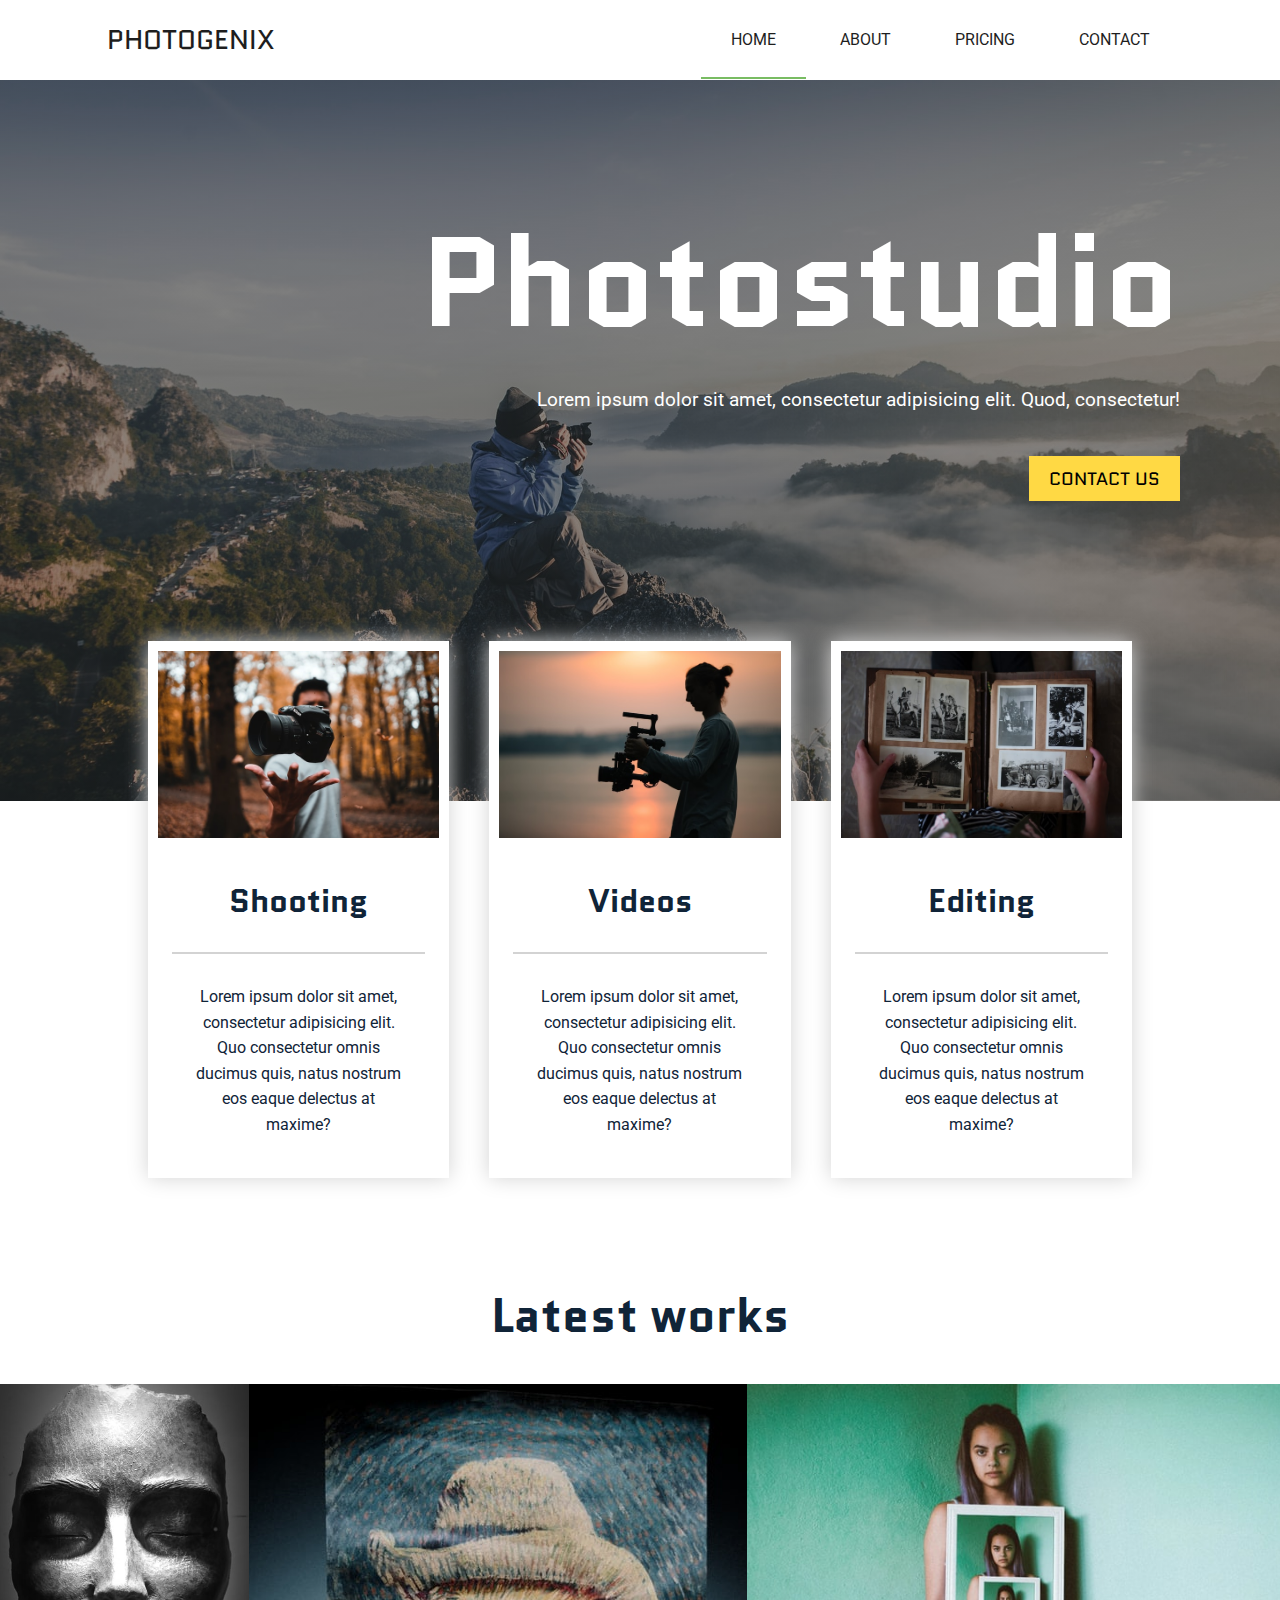
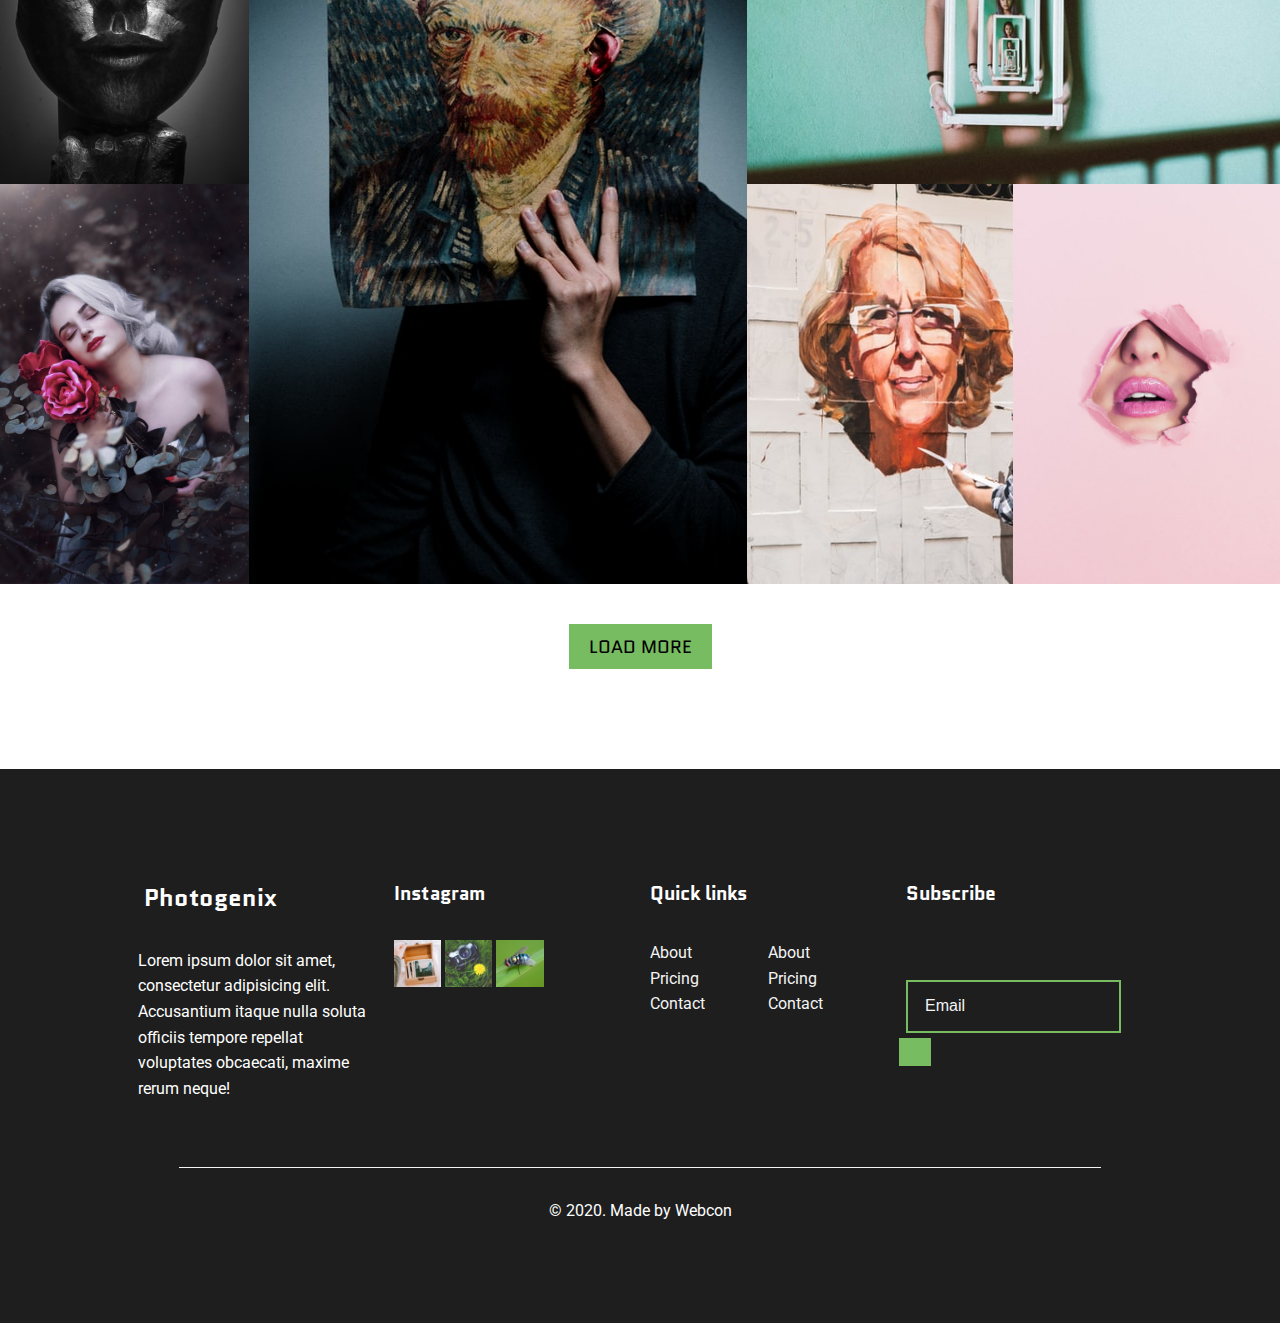
<file: index.html>
<!DOCTYPE html>
<html lang="en">
<head>
    <meta charset="UTF-8">
    <meta name="viewport" content="width=device-width, initial-scale=1.0">
    <title>Photo studio practice</title>
    <link rel="stylesheet" href="css/style.css" type="text/css">
    <link rel="stylesheet" href="https://use.fontawesome.com/releases/v5.8.1/css/all.css" integrity="sha384-50oBUHEmvpQ+1lW4y57PTFmhCaXp0ML5d60M1M7uH2+nqUivzIebhndOJK28anvf" crossorigin="anonymous">
</head>
<body>
    
<!--  Navigation  -->
    <nav>
        <a href="" class="logo"><i class="fas fa-camera"></i>&nbsp;Photogenix</a>
        <ul>
            <li><a href="index.html" class="active">Home</a></li>
            <li><a href="about.html">About</a></li>
            <li><a href="pricing.html">Pricing</a></li>
            <li><a href="contact.html">Contact</a></li>
        </ul>
    </nav>
    
<!--  Header  -->
    <header>
        <h1>Photostudio</h1>
        <p>Lorem ipsum dolor sit amet, consectetur adipisicing elit. Quod, consectetur!</p>
        <button type="button">Contact us</button>
    </header>
    
<!--  Services  -->
    <section class="services container">
        <div class="row">
            <div class="col-4">
                <article>
                    <img src="img/services1.jpg" alt="">
                    <h3>Shooting</h3>
                    <p>Lorem ipsum dolor sit amet, consectetur adipisicing elit. Quo consectetur omnis ducimus quis, natus nostrum eos eaque delectus at maxime?</p>
                </article>
            </div>
            <div class="col-4">
                <article>
                    <img src="img/services2.jpg" alt="">
                    <h3>Videos</h3>
                    <p>Lorem ipsum dolor sit amet, consectetur adipisicing elit. Quo consectetur omnis ducimus quis, natus nostrum eos eaque delectus at maxime?</p>
                </article>
            </div>
            <div class="col-4">
                <article>
                    <img src="img/services3.jpg" alt="">
                    <h3>Editing</h3>
                    <p>Lorem ipsum dolor sit amet, consectetur adipisicing elit. Quo consectetur omnis ducimus quis, natus nostrum eos eaque delectus at maxime?</p>
                </article>
            </div>
        </div>
    </section>
    
<!--  Works  -->
    <section class="works">
        <h2>Latest works</h2>
        <div class="row">
            <div class="col-7">
                <div class="row">
                    <div class="col-4">
                        <div class="row">
                            <div class="col-12 works1"></div>
                        </div>
                        <div class="row">
                            <div class="col-12 works2"></div>
                        </div>
                    </div>
                    <div class="col-8 works3"></div>
                </div>
            </div>
            <div class="col-5">
                <div class="row">
                    <div class="col-12 works4"></div>
                </div>
                <div class="row">
                    <div class="col-6 works5"></div>
                    <div class="col-6 works6"></div>
                </div>
            </div>
        </div>
        <button type="button">Load more</button>
    </section>
    
<!--  Footer  -->
    <footer>
        <div class="container">
            <div class="row">
                <div class="col-3">
                    <h3><i class="fas fa-camera"></i>&nbsp;Photogenix</h3>
                    <p>Lorem ipsum dolor sit amet, consectetur adipisicing elit. Accusantium itaque nulla soluta officiis tempore repellat voluptates obcaecati, maxime rerum neque!</p>
                    <a href=""><i class="fab fa-facebook-square"></i></a>
                    <a href=""><i class="fab fa-instagram"></i></a>
                    <a href=""><i class="fab fa-twitter"></i></a>
                    <a href=""><i class="fab fa-youtube"></i></a>
                </div>
                <div class="col-3">
                    <h4>Instagram</h4>
                    <img src="img/footer1.jpg" alt="">
                    <img src="img/footer2.jpg" alt="">
                    <img src="img/footer3.jpg" alt="">
                </div>
                <div class="col-3">
                    <h4>Quick links</h4>
                    <div class="row">
                        <div class="col-6">
                            <ul>
                                <li><a href="">About</a></li>
                                <li><a href="">Pricing</a></li>
                                <li><a href="">Contact</a></li>
                            </ul>
                        </div>
                        <div class="col-6">
                            <ul>
                                <li><a href="">About</a></li>
                                <li><a href="">Pricing</a></li>
                                <li><a href="">Contact</a></li>
                            </ul>
                        </div>
                    </div>
                </div>
                <div class="col-3">
                    <h4>Subscribe</h4>
                    <form action="">
                        <input type="text" placeholder="Email">
                        <button type="button"><i class="fas fa-paper-plane"></i></button>
                    </form>
                </div>
            </div>
             <div class="row">
                <div class="col-12">
                    <p class="copy">&copy; 2020. Made by Webcon</p>
                </div>
            </div>
        </div>
    </footer>
    
</body>
</html>
</file>
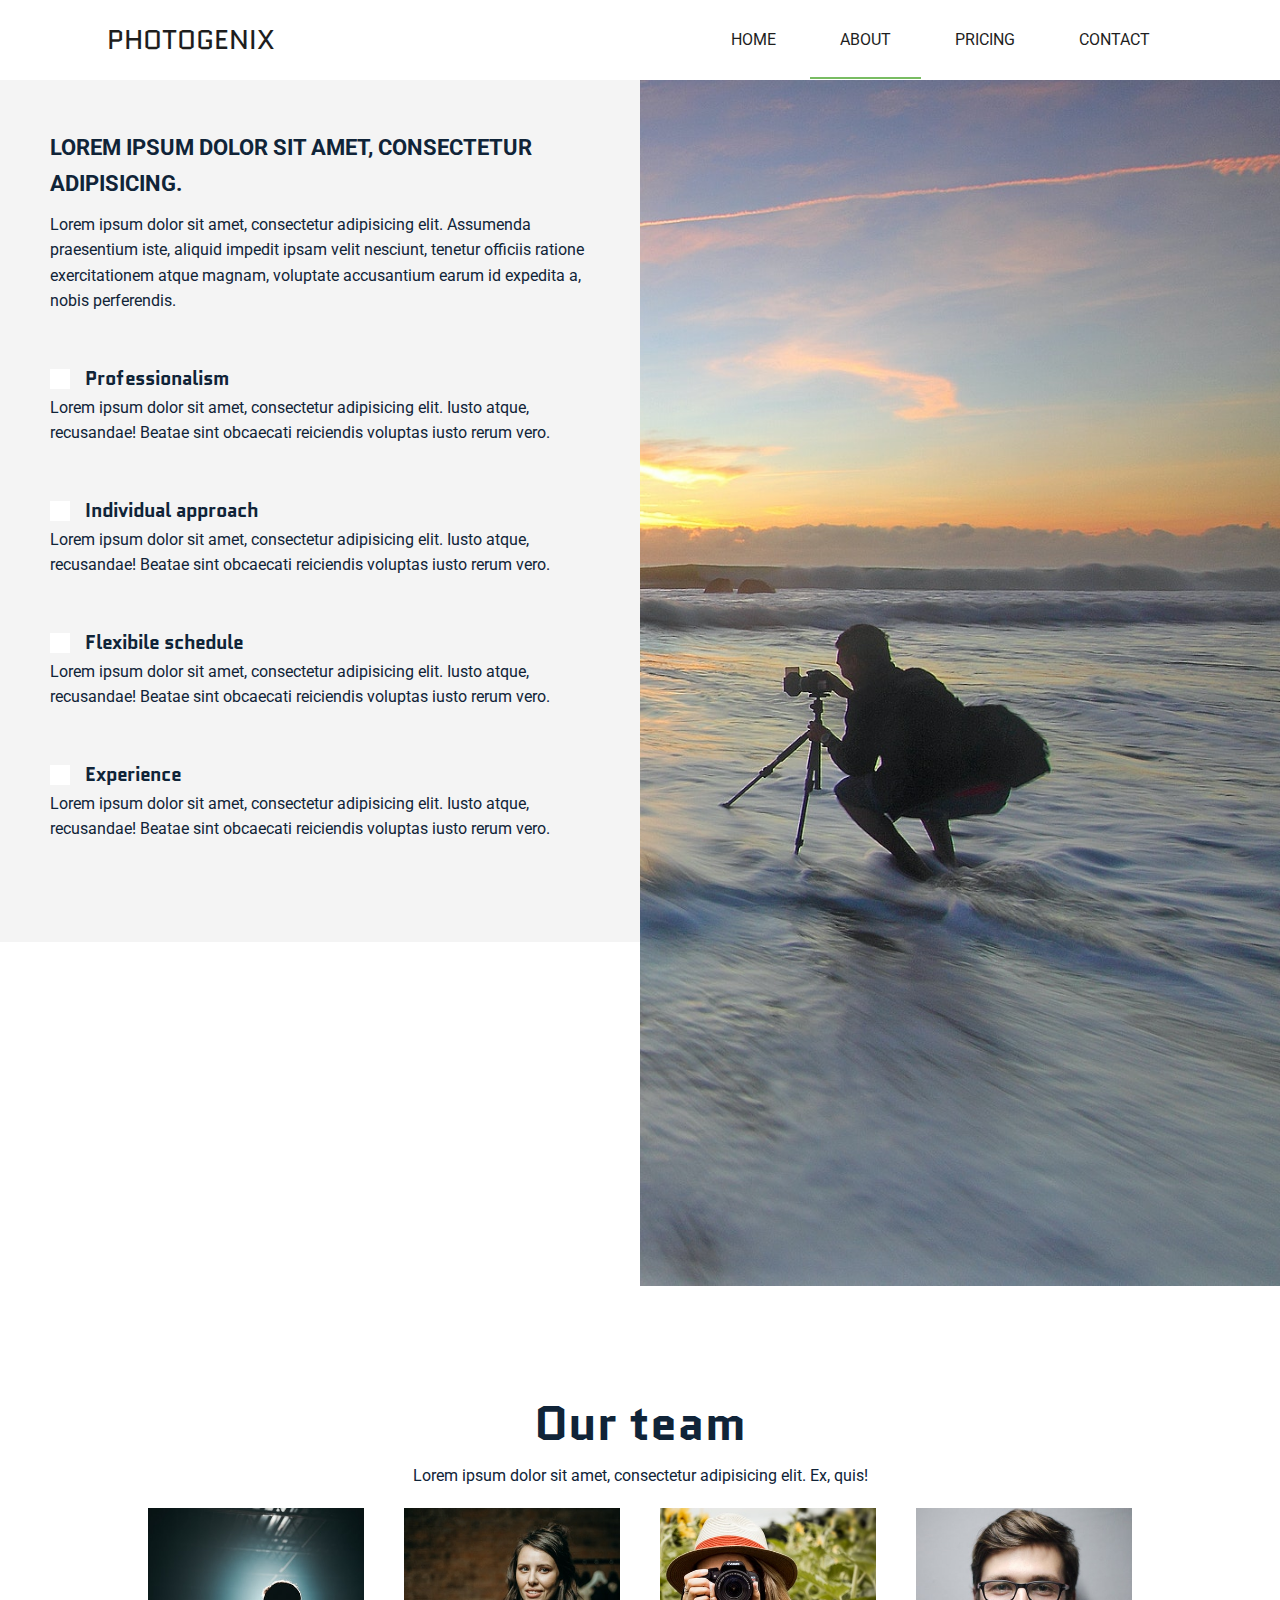
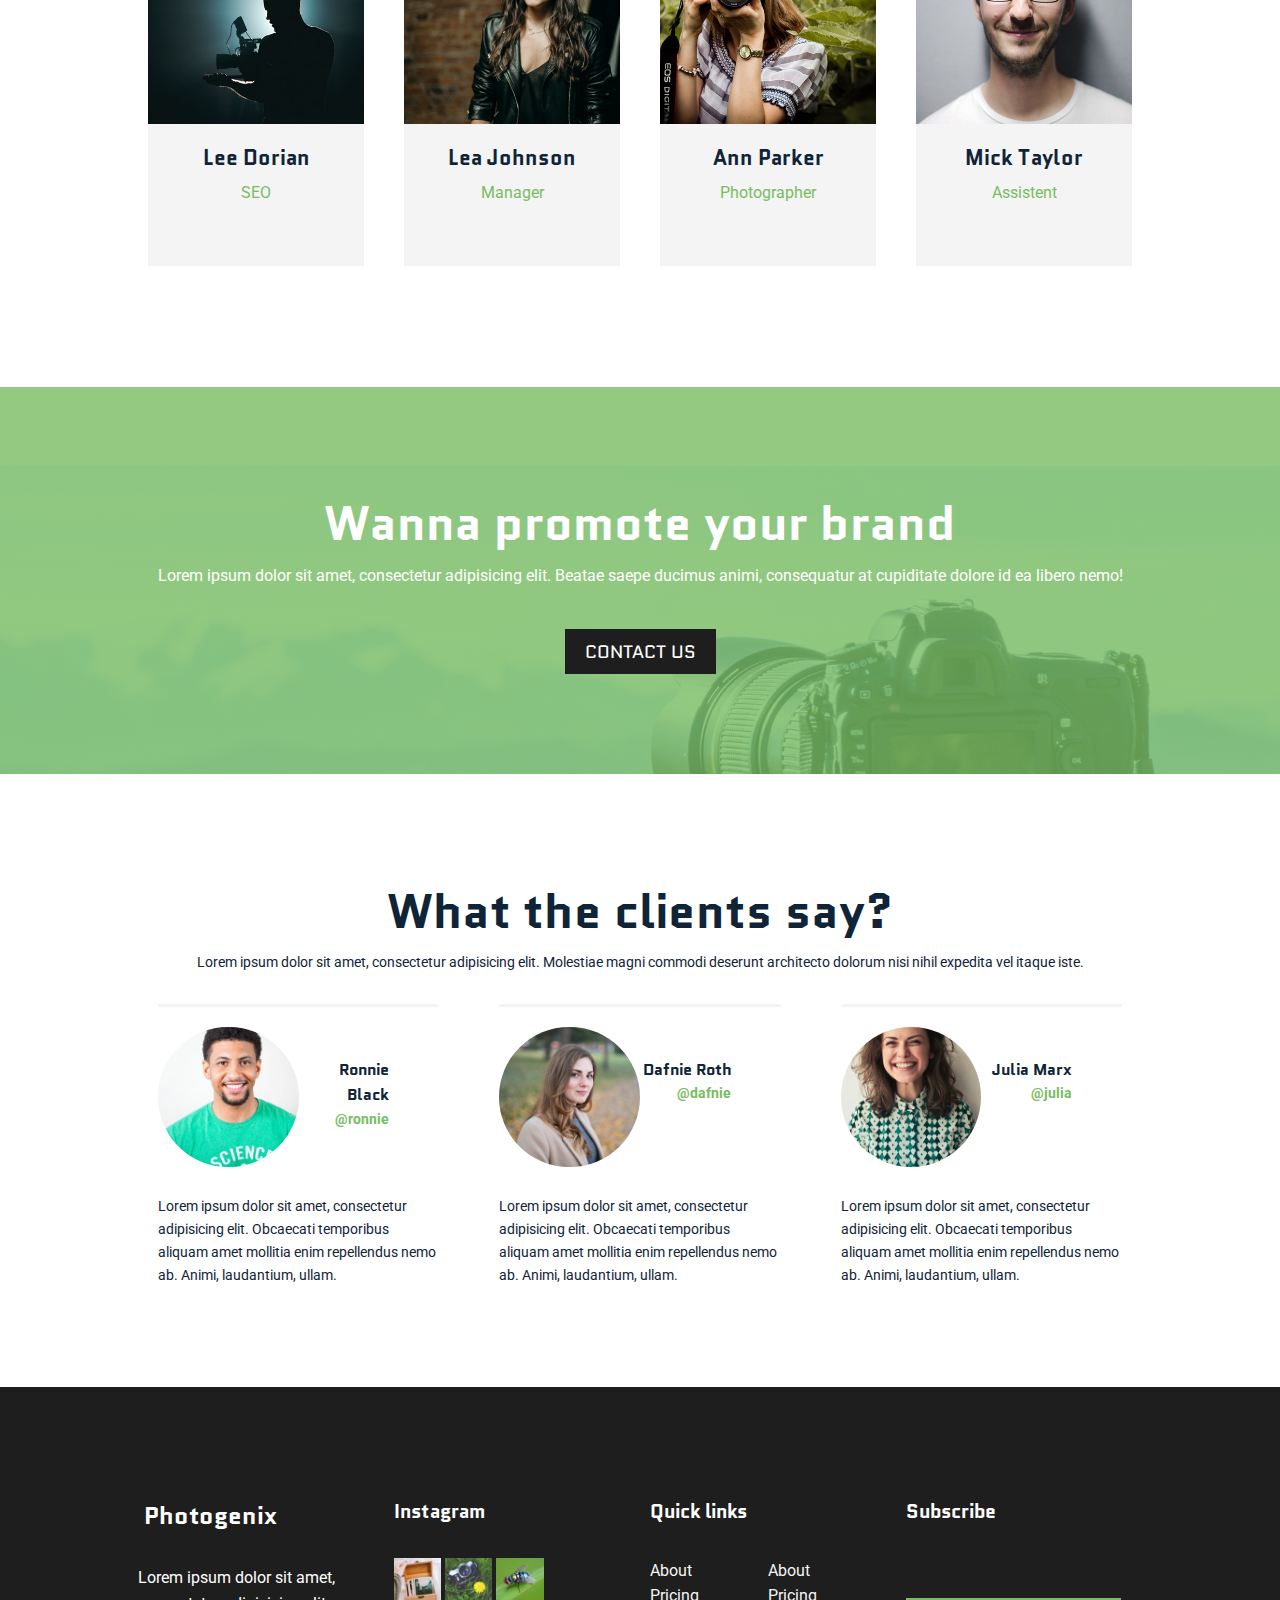
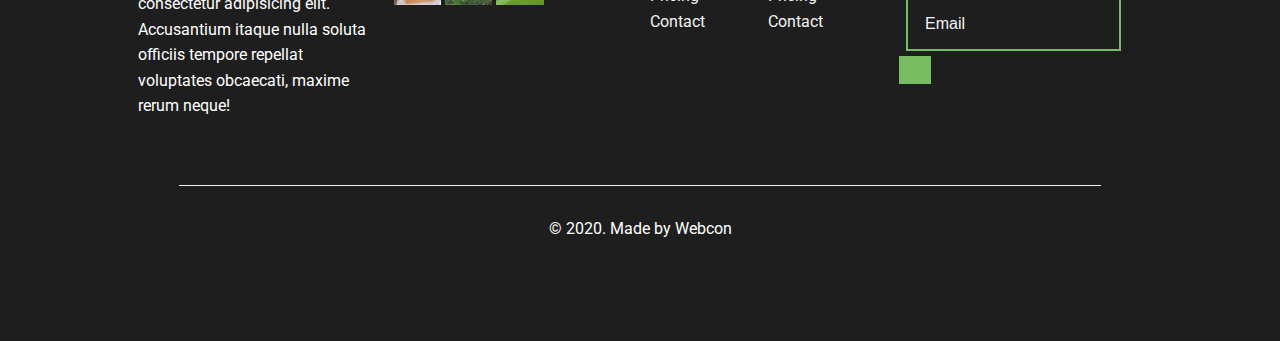
<file: about.html>
<!DOCTYPE html>
<html lang="en">
<head>
    <meta charset="UTF-8">
    <meta name="viewport" content="width=device-width, initial-scale=1.0">
    <title>Photo studio practice</title>
    <link rel="stylesheet" href="css/style.css" type="text/css">
    <link rel="stylesheet" href="https://use.fontawesome.com/releases/v5.8.1/css/all.css" integrity="sha384-50oBUHEmvpQ+1lW4y57PTFmhCaXp0ML5d60M1M7uH2+nqUivzIebhndOJK28anvf" crossorigin="anonymous">
</head>
<body>
    
<!--  Navigation  -->
    <nav>
        <a href="" class="logo"><i class="fas fa-camera"></i>&nbsp;Photogenix</a>
        <ul>
            <li><a href="index.html">Home</a></li>
            <li><a href="about.html" class="active">About</a></li>
            <li><a href="pricing.html">Pricing</a></li>
            <li><a href="contact.html">Contact</a></li>
        </ul>
    </nav>
    
<!-- About  -->
   <section class="about">
       <div class="row">
           <div class="col-6">
               <h3>Lorem ipsum dolor sit amet, consectetur adipisicing.</h3>
               <p>Lorem ipsum dolor sit amet, consectetur adipisicing elit. Assumenda praesentium iste, aliquid impedit ipsam velit nesciunt, tenetur officiis ratione exercitationem atque magnam, voluptate accusantium earum id expedita a, nobis perferendis.</p>
               <div class="row">
                   <div class="col-12">
                       <i class="far fa-user"></i>
                       <h5>Professionalism</h5>
                       <p>Lorem ipsum dolor sit amet, consectetur adipisicing elit. Iusto atque, recusandae! Beatae sint obcaecati reiciendis voluptas iusto rerum vero.</p>
                   </div>
               </div>
               <div class="row">
                   <div class="col-12">
                       <i class="far fa-user"></i>
                       <h5>Individual approach</h5>
                       <p>Lorem ipsum dolor sit amet, consectetur adipisicing elit. Iusto atque, recusandae! Beatae sint obcaecati reiciendis voluptas iusto rerum vero.</p>
                   </div>
               </div>
               <div class="row">
                   <div class="col-12">
                       <i class="far fa-user"></i>
                       <h5>Flexibile schedule</h5>
                       <p>Lorem ipsum dolor sit amet, consectetur adipisicing elit. Iusto atque, recusandae! Beatae sint obcaecati reiciendis voluptas iusto rerum vero.</p>
                   </div>
               </div>
               <div class="row">
                   <div class="col-12">
                       <i class="far fa-user"></i>
                       <h5>Experience</h5>
                       <p>Lorem ipsum dolor sit amet, consectetur adipisicing elit. Iusto atque, recusandae! Beatae sint obcaecati reiciendis voluptas iusto rerum vero.</p>
                   </div>
               </div>
           </div>
           <div class="col-6"></div>
       </div>
   </section>
  
<!-- Team -->
    <section class="team container">
        <h2>Our team</h2>
        <p>Lorem ipsum dolor sit amet, consectetur adipisicing elit. Ex, quis!</p>
        <div class="row">
            <div class="col-3">
                <article>
                    <img src="img/team1.jpg" alt="">
                    <h6>Lee Dorian</h6>
                    <p>SEO</p>
                    <a href=""><i class="fab fa-facebook-square"></i></a>
                    <a href=""><i class="fab fa-instagram"></i></a>
                    <a href=""><i class="fab fa-twitter"></i></a>
                    <a href=""><i class="fab fa-youtube"></i></a>
                </article>
            </div>
            <div class="col-3">
                <article>
                    <img src="img/team2.jpg" alt="">
                    <h6>Lea Johnson</h6>
                    <p>Manager</p>
                    <a href=""><i class="fab fa-facebook-square"></i></a>
                    <a href=""><i class="fab fa-instagram"></i></a>
                    <a href=""><i class="fab fa-twitter"></i></a>
                    <a href=""><i class="fab fa-youtube"></i></a>
                </article>
            </div>
            <div class="col-3">
                <article>
                    <img src="img/team3.jpg" alt="">
                    <h6>Ann Parker</h6>
                    <p>Photographer</p>
                    <a href=""><i class="fab fa-facebook-square"></i></a>
                    <a href=""><i class="fab fa-instagram"></i></a>
                    <a href=""><i class="fab fa-twitter"></i></a>
                    <a href=""><i class="fab fa-youtube"></i></a>
                </article>
            </div>
            <div class="col-3">
                <article>
                    <img src="img/team4.jpg" alt="">
                    <h6>Mick Taylor</h6>
                    <p>Assistent</p>
                    <a href=""><i class="fab fa-facebook-square"></i></a>
                    <a href=""><i class="fab fa-instagram"></i></a>
                    <a href=""><i class="fab fa-twitter"></i></a>
                    <a href=""><i class="fab fa-youtube"></i></a>
                </article>
            </div>
        </div>
        
    </section>

<!-- Promote -->
    <section class="promote">
        <h2>Wanna promote your brand</h2>
        <p>Lorem ipsum dolor sit amet, consectetur adipisicing elit. Beatae saepe ducimus animi, consequatur at cupiditate dolore id ea libero nemo!</p>
        <button type="button">Contact us</button>
    </section>

<!-- Testimonials -->
    <section class="testimonials container">
        <h2>What the clients say?</h2>
        <p>Lorem ipsum dolor sit amet, consectetur adipisicing elit. Molestiae magni commodi deserunt architecto dolorum nisi nihil expedita vel itaque iste.</p>
        <div class="row">
            <div class="col-4">
                <article>
                    <div class="row">
                        <div class="col-6">
                            <img src="img/client1.jpg" alt="">
                        </div>
                        <div class="col-6">
                            <h5>Ronnie Black</h5>
                            <h6>@ronnie</h6>
                        </div>
                    </div>
                    <p>Lorem ipsum dolor sit amet, consectetur adipisicing elit. Obcaecati temporibus aliquam amet mollitia enim repellendus nemo ab. Animi, laudantium, ullam.</p>
                </article>
            </div>
            <div class="col-4">
                <article>
                    <div class="row">
                        <div class="col-6">
                            <img src="img/client2.jpg" alt="">
                        </div>
                        <div class="col-6">
                            <h5>Dafnie Roth</h5>
                            <h6>@dafnie</h6>
                        </div>
                    </div>
                    <p>Lorem ipsum dolor sit amet, consectetur adipisicing elit. Obcaecati temporibus aliquam amet mollitia enim repellendus nemo ab. Animi, laudantium, ullam.</p>
                </article>
            </div>
            <div class="col-4">
                <article>
                    <div class="row">
                        <div class="col-6">
                            <img src="img/client3.jpg" alt="">
                        </div>
                        <div class="col-6">
                            <h5>Julia Marx</h5>
                            <h6>@julia</h6>
                        </div>
                    </div>
                    <p>Lorem ipsum dolor sit amet, consectetur adipisicing elit. Obcaecati temporibus aliquam amet mollitia enim repellendus nemo ab. Animi, laudantium, ullam.</p>
                </article>
            </div>
        </div>
    </section>


<!--  Footer  -->
    <footer>
        <div class="container">
            <div class="row">
                <div class="col-3">
                    <h3><i class="fas fa-camera"></i>&nbsp;Photogenix</h3>
                    <p>Lorem ipsum dolor sit amet, consectetur adipisicing elit. Accusantium itaque nulla soluta officiis tempore repellat voluptates obcaecati, maxime rerum neque!</p>
                    <a href=""><i class="fab fa-facebook-square"></i></a>
                    <a href=""><i class="fab fa-instagram"></i></a>
                    <a href=""><i class="fab fa-twitter"></i></a>
                    <a href=""><i class="fab fa-youtube"></i></a>
                </div>
                <div class="col-3">
                    <h4>Instagram</h4>
                    <img src="img/footer1.jpg" alt="">
                    <img src="img/footer2.jpg" alt="">
                    <img src="img/footer3.jpg" alt="">
                </div>
                <div class="col-3">
                    <h4>Quick links</h4>
                    <div class="row">
                        <div class="col-6">
                            <ul>
                                <li><a href="">About</a></li>
                                <li><a href="">Pricing</a></li>
                                <li><a href="">Contact</a></li>
                            </ul>
                        </div>
                        <div class="col-6">
                            <ul>
                                <li><a href="">About</a></li>
                                <li><a href="">Pricing</a></li>
                                <li><a href="">Contact</a></li>
                            </ul>
                        </div>
                    </div>
                </div>
                <div class="col-3">
                    <h4>Subscribe</h4>
                    <form action="">
                        <input type="text" placeholder="Email">
                        <button type="button"><i class="fas fa-paper-plane"></i></button>
                    </form>
                </div>
            </div>
             <div class="row">
                <div class="col-12">
                    <p class="copy">&copy; 2020. Made by Webcon</p>
                </div>
            </div>
        </div>
    </footer>
    
</body>
</html>
</file>
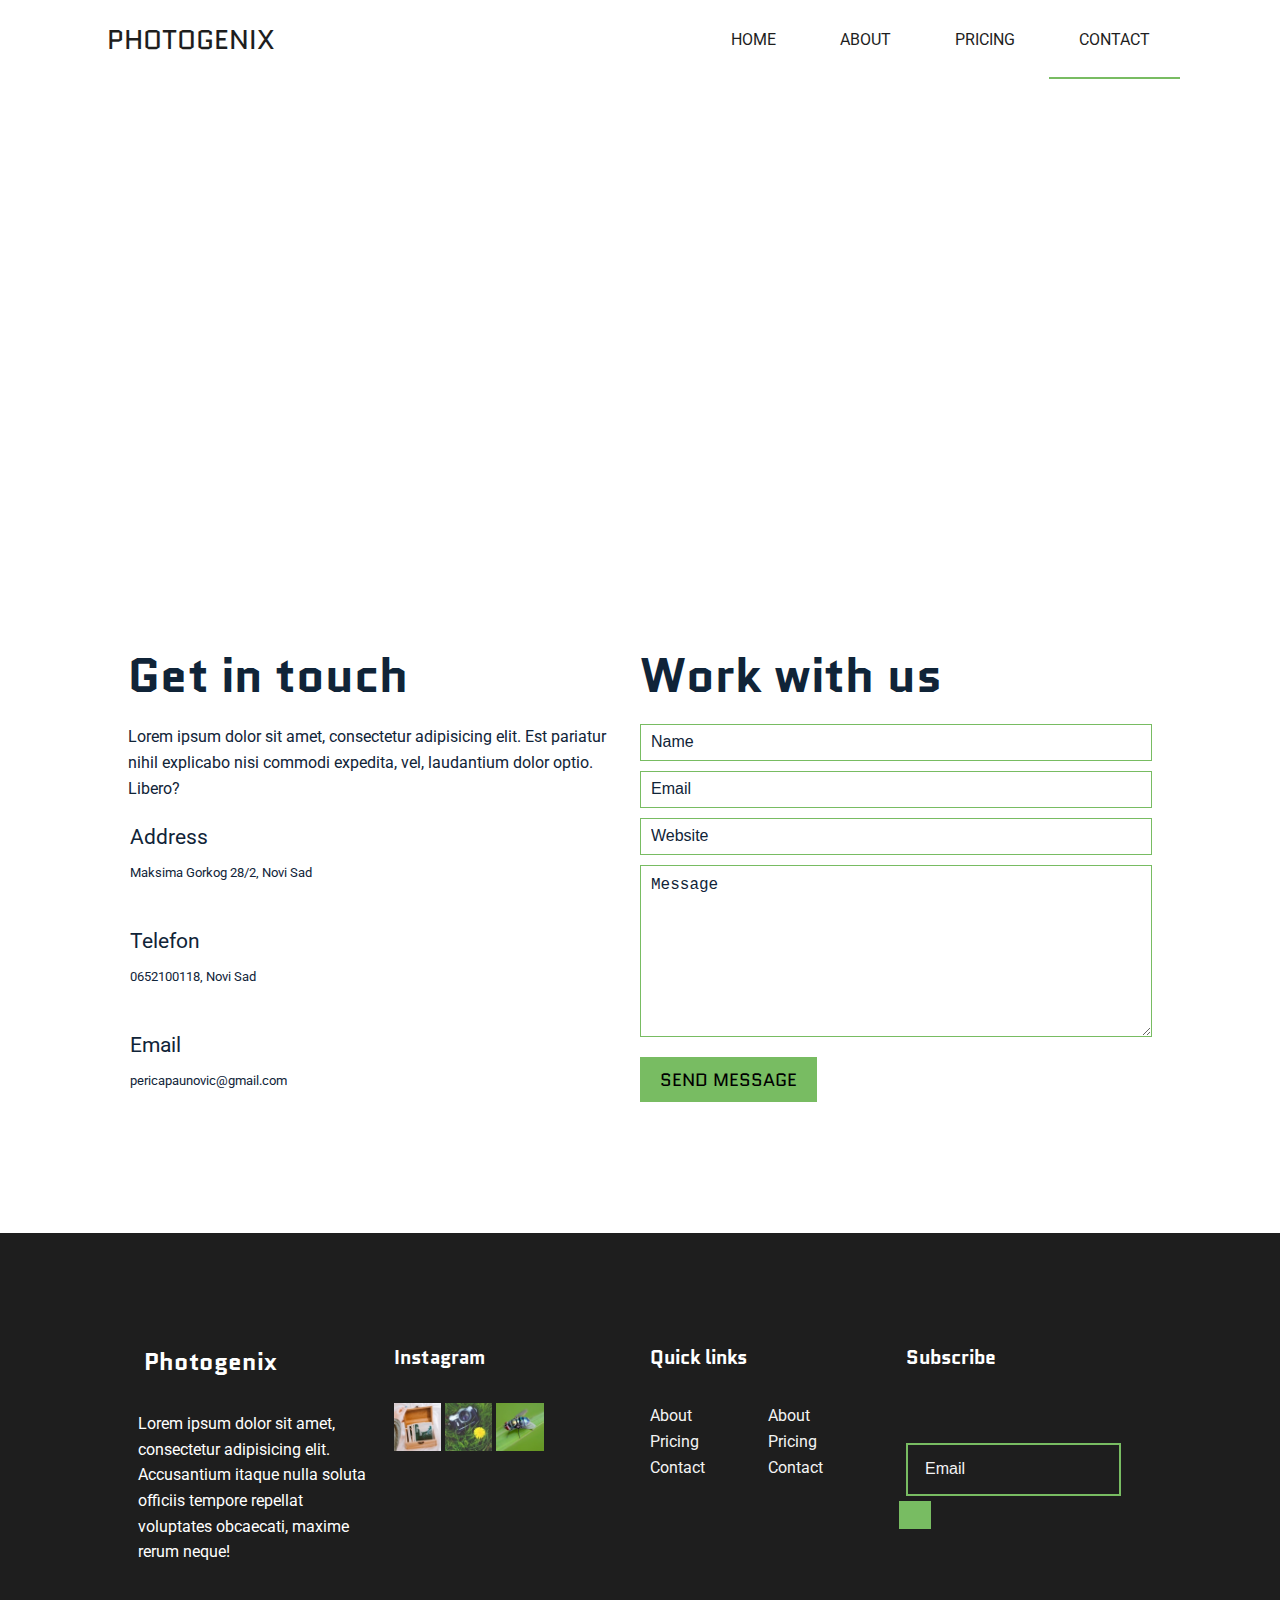
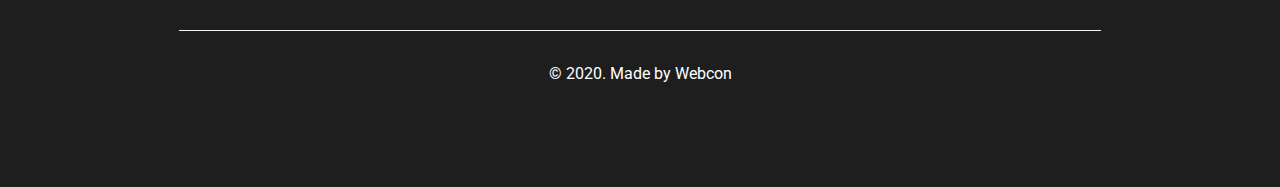
<file: contact.html>
<!DOCTYPE html>
<html lang="en">
<head>
    <meta charset="UTF-8">
    <meta name="viewport" content="width=device-width, initial-scale=1.0">
    <title>Photo studio practice</title>
    <link rel="stylesheet" href="css/style.css" type="text/css">
    <link rel="stylesheet" href="https://use.fontawesome.com/releases/v5.8.1/css/all.css" integrity="sha384-50oBUHEmvpQ+1lW4y57PTFmhCaXp0ML5d60M1M7uH2+nqUivzIebhndOJK28anvf" crossorigin="anonymous">
</head>
<body>
    
<!--  Navigation  -->
    <nav>
        <a href="" class="logo"><i class="fas fa-camera"></i>&nbsp;Photogenix</a>
        <ul>
            <li><a href="index.html">Home</a></li>
            <li><a href="about.html">About</a></li>
            <li><a href="pricing.html">Pricing</a></li>
            <li><a href="contact.html" class="active">Contact</a></li>
        </ul>
    </nav>
   
<!-- Map -->
   <section class="map">
       <iframe src="https://www.google.com/maps/embed?pb=!1m18!1m12!1m3!1d2808.8558042345767!2d19.84744681577851!3d45.25070855568406!2m3!1f0!2f0!3f0!3m2!1i1024!2i768!4f13.1!3m3!1m2!1s0x475b106ad9569589%3A0x7e3867260594123c!2sIT%20Fusion%20-%20Edukativni%20centar!5e0!3m2!1ssr!2srs!4v1615488888964!5m2!1ssr!2srs" width="100%" height="450" style="border:0;" allowfullscreen="" loading="lazy"></iframe>
   </section>
   
<!-- Contact  -->
   <section class="contact container">
       <div class="row">
           <div class="col-6">
               <h2>Get in touch</h2>
               <p>Lorem ipsum dolor sit amet, consectetur adipisicing elit. Est pariatur nihil explicabo nisi commodi expedita, vel, laudantium dolor optio. Libero?</p>
               <div class="row">
                    <div class="col-1">
                       <i class="fas fa-map-marker-alt"></i>
                    </div>
                    <div class="col-11">
                        <h6>Address</h6>
                        <p><small>Maksima Gorkog 28/2, Novi Sad</small></p>
                    </div>
               </div>
               <div class="row">
                    <div class="col-1">
                       <i class="fas fa-phone"></i>
                    </div>
                    <div class="col-11">
                        <h6>Telefon</h6>
                        <p><small>0652100118, Novi Sad</small></p>
                    </div>
               </div>
               <div class="row">
                    <div class="col-1">
                       <i class="fas fa-envelope"></i>
                    </div>
                    <div class="col-11">
                        <h6>Email</h6>
                        <p><small>pericapaunovic@gmail.com</small></p>
                    </div>
               </div>
           </div>
           <div class="col-6">
               <h2>Work with us</h2>
               <form action="">
                   <input type="text" placeholder="Name">
                   <input type="text" placeholder="Email">
                   <input type="text" placeholder="Website">
                   <textarea name="" placeholder="Message" id="" cols="30" rows="10"></textarea>
                   <button type="button">Send message</button>
               </form>
           </div>
       </div>
   </section>
   
   <!--  Footer  -->
    <footer>
        <div class="container">
            <div class="row">
                <div class="col-3">
                    <h3><i class="fas fa-camera"></i>&nbsp;Photogenix</h3>
                    <p>Lorem ipsum dolor sit amet, consectetur adipisicing elit. Accusantium itaque nulla soluta officiis tempore repellat voluptates obcaecati, maxime rerum neque!</p>
                    <a href=""><i class="fab fa-facebook-square"></i></a>
                    <a href=""><i class="fab fa-instagram"></i></a>
                    <a href=""><i class="fab fa-twitter"></i></a>
                    <a href=""><i class="fab fa-youtube"></i></a>
                </div>
                <div class="col-3">
                    <h4>Instagram</h4>
                    <img src="img/footer1.jpg" alt="">
                    <img src="img/footer2.jpg" alt="">
                    <img src="img/footer3.jpg" alt="">
                </div>
                <div class="col-3">
                    <h4>Quick links</h4>
                    <div class="row">
                        <div class="col-6">
                            <ul>
                                <li><a href="">About</a></li>
                                <li><a href="">Pricing</a></li>
                                <li><a href="">Contact</a></li>
                            </ul>
                        </div>
                        <div class="col-6">
                            <ul>
                                <li><a href="">About</a></li>
                                <li><a href="">Pricing</a></li>
                                <li><a href="">Contact</a></li>
                            </ul>
                        </div>
                    </div>
                </div>
                <div class="col-3">
                    <h4>Subscribe</h4>
                    <form action="">
                        <input type="text" placeholder="Email">
                        <button type="button"><i class="fas fa-paper-plane"></i></button>
                    </form>
                </div>
            </div>
             <div class="row">
                <div class="col-12">
                    <p class="copy">&copy; 2020. Made by Webcon</p>
                </div>
            </div>
        </div>
    </footer>
    
</body>
</html>
</file>
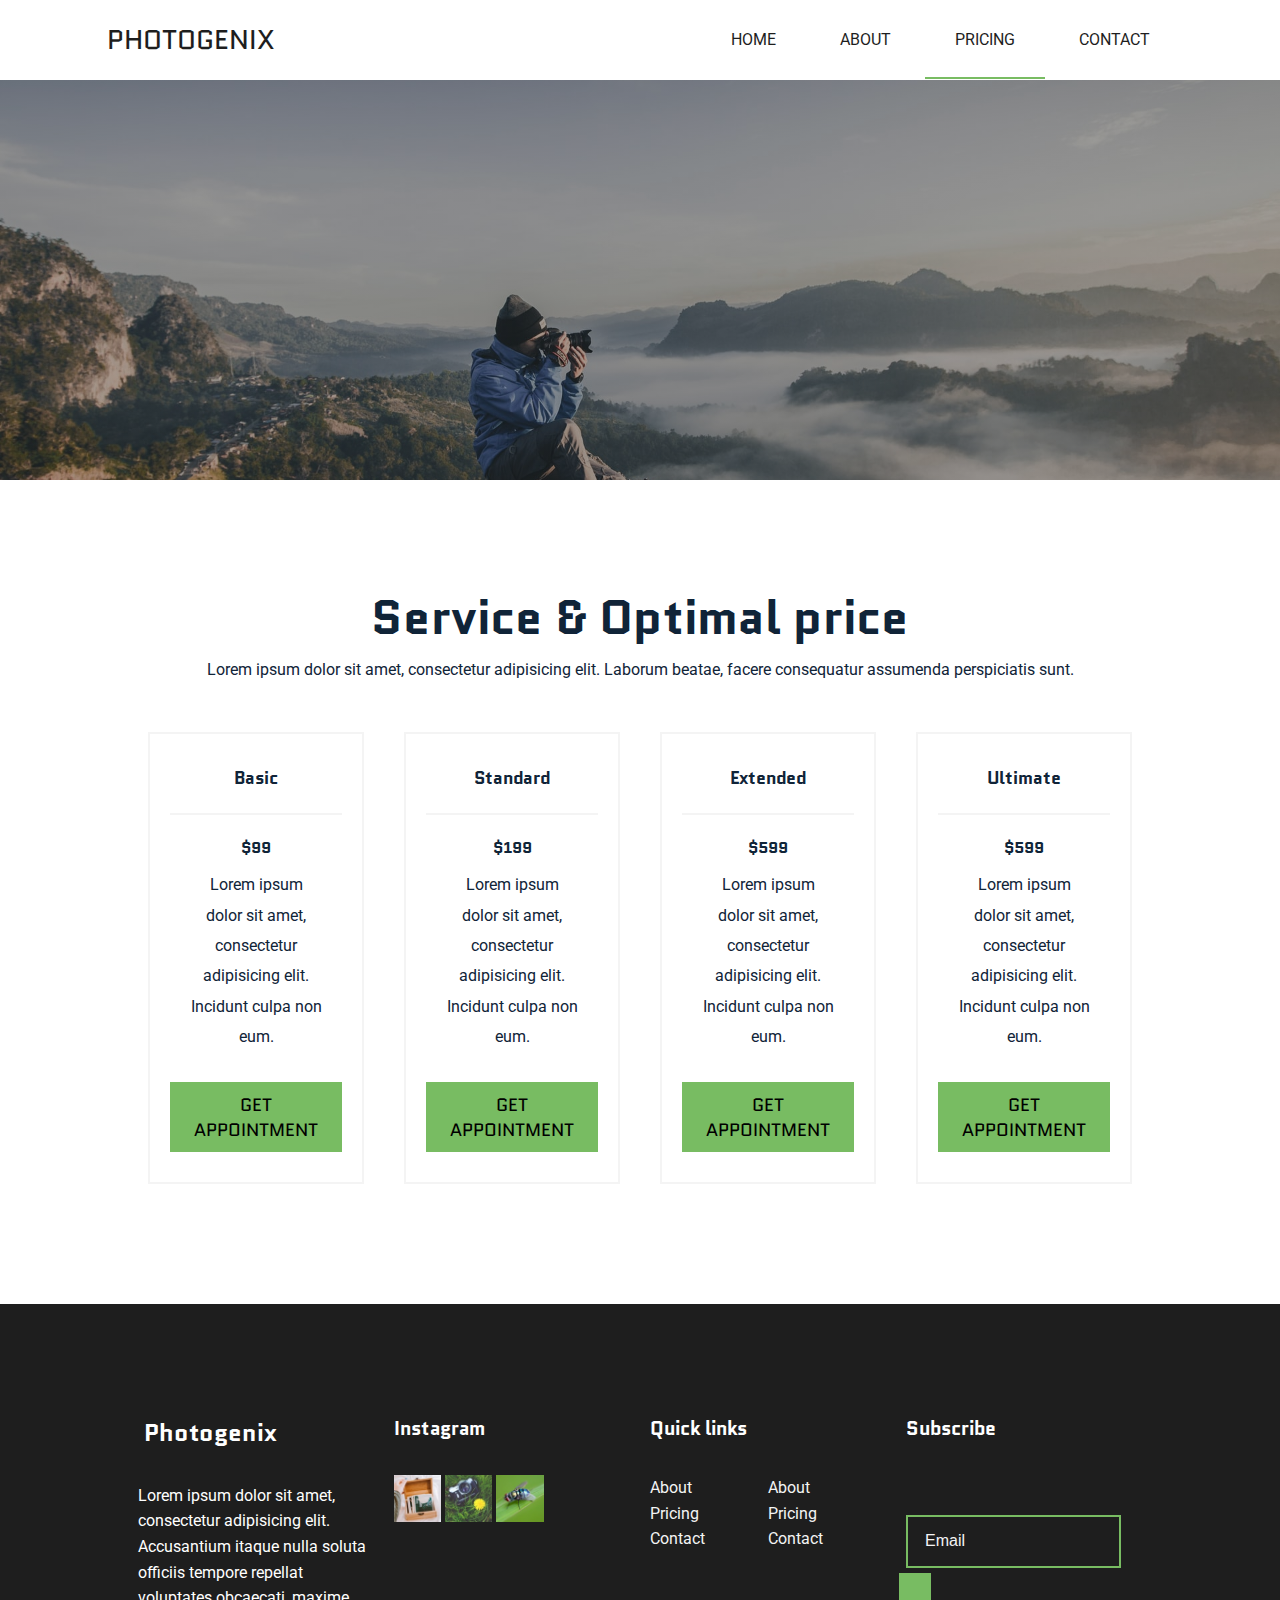
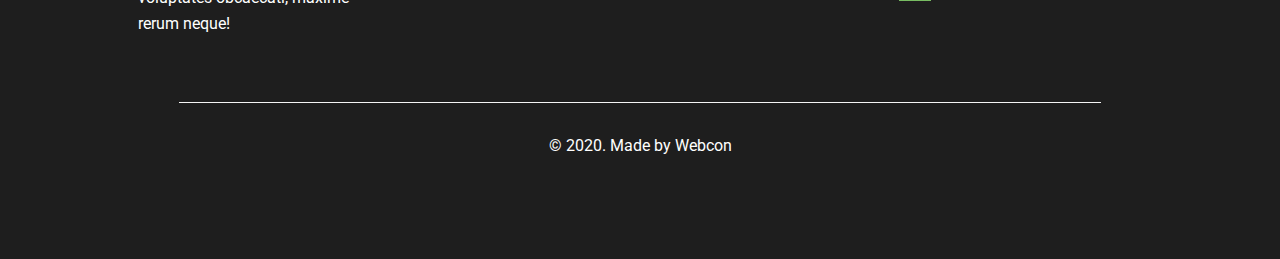
<file: pricing.html>
<!DOCTYPE html>
<html lang="en">
<head>
    <meta charset="UTF-8">
    <meta name="viewport" content="width=device-width, initial-scale=1.0">
    <title>Photo studio practice</title>
    <link rel="stylesheet" href="css/style.css" type="text/css">
    <link rel="stylesheet" href="https://use.fontawesome.com/releases/v5.8.1/css/all.css" integrity="sha384-50oBUHEmvpQ+1lW4y57PTFmhCaXp0ML5d60M1M7uH2+nqUivzIebhndOJK28anvf" crossorigin="anonymous">
</head>
<body>
    
<!--  Navigation  -->
    <nav>
        <a href="" class="logo"><i class="fas fa-camera"></i>&nbsp;Photogenix</a>
        <ul>
            <li><a href="index.html">Home</a></li>
            <li><a href="about.html">About</a></li>
            <li><a href="pricing.html" class="active">Pricing</a></li>
            <li><a href="contact.html">Contact</a></li>
        </ul>
    </nav>
    
<!--  Header pricing -->
    <header class="pricing-page"></header>
 
<!-- Price -->
    <section class="price container">
        <h2>Service &amp; Optimal price</h2>
        <p>Lorem ipsum dolor sit amet, consectetur adipisicing elit. Laborum beatae, facere consequatur assumenda perspiciatis sunt.</p>
        <div class="row">
            <div class="col-3">
                <article>
                    <hgroup>
                        <h5>Basic</h5>
                        <h6>$99</h6>
                    </hgroup>
                    <p>Lorem ipsum dolor sit amet, consectetur adipisicing elit. Incidunt culpa non eum.</p>
                    <button type="button">Get appointment</button>
                </article>
            </div>
            <div class="col-3">
                <article>
                    <hgroup>
                        <h5>Standard</h5>
                        <h6>$199</h6>
                    </hgroup>
                    <p>Lorem ipsum dolor sit amet, consectetur adipisicing elit. Incidunt culpa non eum.</p>
                    <button type="button">Get appointment</button>
                </article>
            </div>
            <div class="col-3">
                <article>
                    <hgroup>
                        <h5>Extended</h5>
                        <h6>$599</h6>
                    </hgroup>
                    <p>Lorem ipsum dolor sit amet, consectetur adipisicing elit. Incidunt culpa non eum.</p>
                    <button type="button">Get appointment</button>
                </article>
            </div>
            <div class="col-3">
                <article>
                    <hgroup>
                        <h5>Ultimate</h5>
                        <h6>$599</h6>
                    </hgroup>
                    <p>Lorem ipsum dolor sit amet, consectetur adipisicing elit. Incidunt culpa non eum.</p>
                    <button type="button">Get appointment</button>
                </article>
            </div>
        </div>
    </section>


<!--  Footer  -->
    <footer>
        <div class="container">
            <div class="row">
                <div class="col-3">
                    <h3><i class="fas fa-camera"></i>&nbsp;Photogenix</h3>
                    <p>Lorem ipsum dolor sit amet, consectetur adipisicing elit. Accusantium itaque nulla soluta officiis tempore repellat voluptates obcaecati, maxime rerum neque!</p>
                    <a href=""><i class="fab fa-facebook-square"></i></a>
                    <a href=""><i class="fab fa-instagram"></i></a>
                    <a href=""><i class="fab fa-twitter"></i></a>
                    <a href=""><i class="fab fa-youtube"></i></a>
                </div>
                <div class="col-3">
                    <h4>Instagram</h4>
                    <img src="img/footer1.jpg" alt="">
                    <img src="img/footer2.jpg" alt="">
                    <img src="img/footer3.jpg" alt="">
                </div>
                <div class="col-3">
                    <h4>Quick links</h4>
                    <div class="row">
                        <div class="col-6">
                            <ul>
                                <li><a href="">About</a></li>
                                <li><a href="">Pricing</a></li>
                                <li><a href="">Contact</a></li>
                            </ul>
                        </div>
                        <div class="col-6">
                            <ul>
                                <li><a href="">About</a></li>
                                <li><a href="">Pricing</a></li>
                                <li><a href="">Contact</a></li>
                            </ul>
                        </div>
                    </div>
                </div>
                <div class="col-3">
                    <h4>Subscribe</h4>
                    <form action="">
                        <input type="text" placeholder="Email">
                        <button type="button"><i class="fas fa-paper-plane"></i></button>
                    </form>
                </div>
            </div>
             <div class="row">
                <div class="col-12">
                    <p class="copy">&copy; 2020. Made by Webcon</p>
                </div>
            </div>
        </div>
    </footer>
    
</body>
</html>
</file>
<file: css/style.css>
@import url('https://fonts.googleapis.com/css2?family=Quantico:wght@400;700&family=Roboto:wght@300;400&display=swap');

:root {
    --crna: #1e1e1e;  /* rgba(30, 30, 30, .9) */
    --zelena: #78bc62; /* rgb(120, 188, 98) */
    --zuta: #ffd944;   /* rgb(255, 217, 68) */
    --siva: #102438;
    --svetloSiva: #f4f4f4;
    --bela: #fff;
    --padding: 100px 0;
    --headings: 3rem;
    --transition:.3s ease;
}

* {
    box-sizing: border-box;
    margin: 0;
    padding: 0;
}

body {
    font-size: 16px;
    font-family: 'Roboto', sans-serif;
    line-height: 1.6;
    color: var(--siva);
}

h1,h2,h3,h4,h5,h6 {
    font-family: 'Quantico', sans-serif;
}

.container {
    width: 80%;
    margin: auto;
}

button {
    text-transform: uppercase;
    font-size: 1.1rem;
    padding: 10px 20px;
    border: none;
    font-family: 'Quantico', sans-serif;
}

button:hover {
    transition: var(--transition);
    cursor: pointer;
}

/**************
Grid
**************/
.row::after {
    display: block;
    content: "";
    clear: both;
}

[class*="col-"] {
    float: left;
}

.col-1 {width:8.33%;}
.col-2 {width:16.66%;}
.col-3 {width:25%;}
.col-4 {width:33.33%;}
.col-5 {width:41.66%;}
.col-6 {width:50%;}
.col-7 {width:58.33%;}
.col-8 {width:66.66%;}
.col-9 {width:75%;}
.col-10 {width:83.33%;}
.col-11 {width:91.66%;}
.col-12 {width:100%;}

/**************
Navigation
**************/
nav {
    height: 80px;
    line-height: 80px;
    padding: 0px 100px;
}

nav .logo {
    float: left;
    font-family: 'Quantico', sans-serif;
    text-transform: uppercase;
    text-decoration: none;
    font-size: 1.7rem;
    color: var(--crna);
}

nav .logo i {
    color: var(--zelena);
}

nav ul {
    float: right;
}

nav ul li {
    display: inline-block;
}

nav ul li a {
    text-decoration: none;
    text-transform: uppercase;
    color: var(--crna);
    padding: 0 30px 28px 30px;
}

nav ul li a:hover {
    border-bottom: 2px solid var(--zelena);
}

nav .active {
    border-bottom: 2px solid var(--zelena);
}

/*****************
******************
HOME PAGE
******************
*****************/

/**************
Header
**************/
header {
    background-image:linear-gradient(rgba(30, 30, 30, .5),rgba(30, 30, 30, .5)),url(../img/header.jpg);
    background-position: center;
    background-size: cover;
    background-repeat: no-repeat;
    text-align: right;
    color: var(--bela);
    padding: 100px 100px 300px 0;
}

header h1 {
    font-size: 8rem;
}

header p {
    font-size: 1.2rem;
    padding-bottom: 40px;
}

header button {
    background-color: var(--zuta);
}

header button:hover {
    background-color: var(--zelena);
}

/**************
Services
**************/

.services {
    padding: var(--padding);
}

.services article {
    border: 10px solid var(--bela);
    margin: -260px 20px 0 20px;
    box-shadow: 0 0 20px lightgray;
    text-align: center;
}

.services article:hover {
    box-shadow: 0 0 20px var(--siva);
    transition: var(--transition);
}

.services img {
    width: 100%;
    height: auto;
}

.services h3 {
    font-size: 2rem;
    padding-top: 30px;
}

.services h3::after {
    display: block;
    content: "";
    width: 90%;
    height: 2px;
    background-color: lightgray;
    border: none;
    margin: 25px auto 30px auto;
}

.services p {
    padding: 0 30px 30px 30px;
}

/**************
Works
**************/
.works {
    padding-bottom: 100px;
    text-align: center;
}

.works h2 {
    font-size: var(--headings);
    padding-bottom: 30px;
}

.works1 {
    background-image: url(../img/works1.jpg);
    background-position: center;
    background-size: cover;
    background-repeat: no-repeat;
    height: 400px;
}

.works2 {
    background-image: url(../img/works2.jpg);
    background-position: center;
    background-size: cover;
    background-repeat: no-repeat;
    height: 400px;
}

.works3 {
    background-image: url(../img/works3.jpg);
    background-position: center;
    background-size: cover;
    background-repeat: no-repeat;
    height: 800px;
}

.works4 {
    background-image: url(../img/works4.jpg);
    background-position: center;
    background-size: cover;
    background-repeat: no-repeat;
    height: 400px;
}

.works5 {
    background-image: url(../img/works5.jpg);
    background-position: center;
    background-size: cover;
    background-repeat: no-repeat;
    height: 400px;
}

.works6 {
    background-image: url(../img/works6.jpg);
    background-position: center;
    background-size: cover;
    background-repeat: no-repeat;
    height: 400px;
}

.works .col-12:hover,
.works .col-8:hover,
.works .col-6:hover {
    opacity: .8;
    transition: var(--transition);
}

.works button {
    background-color: var(--zelena);
    margin-top: 40px;
}

.works button:hover {
    background-color: var(--zuta);
}

/**************
Footer
**************/
footer {
    padding: var(--padding);
    background-color: var(--crna);
    color: var(--bela);
}

footer .row .col-3:first-child {
    padding: 10px;
}

footer h3 {
    font-size: 1.5rem;
    padding-bottom: 30px;
}

footer h3 i {
    color: var(--zelena);
}

footer h3 i:hover {
    color: var(--zuta);
}

footer .row .col-3:first-child a {
    color: var(--zelena);
    margin-right: 10px;
}

footer .row .col-3:first-child a:hover {
    color: var(--zuta);
    transition: var(--transition);
}

footer h4 {
    padding-bottom: 30px;
    font-size: 1.2rem;
}

footer .row .col-3 {
    padding: 10px;
}

footer .row .col-3:nth-of-type(2) img {
    width: 20%;
    height: auto;
}

footer ul {
    list-style: none;
}

footer ul li a {
    color: var(--svetloSiva);
    text-decoration: none;
}

footer form {
    margin-top: 40px;
}

footer input {
    padding: 17px;
    background-color: transparent;
    border: 2px solid var(--zelena);
}

::placeholder {
    font-size: 1rem;
    color: var(--svetloSiva);
}

footer button {
    background-color: var(--zelena);
    padding: 14px 16px;
    position: relative;
    top: 1px;
    left: -7px;
}

footer button i:hover {
    color: var(--bela);
}

footer .copy {
    text-align: center;
}

footer .copy::before {
    display: block;
    height: 1px;
    width: 90%;
    border: none;
    background-color: var(--svetloSiva);
    content: "";
    margin: 30px auto;
}

/*****************
******************
ABOUT PAGE
******************
*****************/

/**************
About
**************/

.about .row .col-6:first-child {
    padding: 50px 50px 100px 50px;
    background-color: var(--svetloSiva);
}

.about h3 {
    text-transform: uppercase;
    font-family: 'Roboto', sans-serif;
    font-size: 1.4rem;
    padding-bottom: 10px;
}

.about .col-12 {
    margin-top: 50px;
}

.about i {
    font-size: 2rem;
    color: var(--zelena);
    padding: 10px;
    background-color: var(--bela);
    float: left;
    margin-right: 15px;
    margin-top: 5px;
}

.about h5 {
    font-size: 1.2rem;
}

.about .row .col-6:last-child {
    background-image: url(../img/about1.jpg);
    background-size: cover;
    background-position: 100% 70%;
    background-repeat: no-repeat;
    height: 134vh;
}

/**************
Team
**************/

.team {
    padding: var(--padding);
    text-align: center;
}

.team h2 {
    font-size: var(--headings);
}

.team img {
    width: 100%;
    height: auto;
}

.team article {
    margin: 20px;
    background-color: var(--svetloSiva);
    padding-bottom: 30px;
}

.team h6 {
    font-size: 1.3rem;
    padding: 10px 0 5px 0;
}

.team article p {
    color: var(--zelena);
    padding-bottom: 5px;
}

.team article a {
    color: var(--siva);
    margin: 0 10px;
}

.team article a:hover {
    color: var(--zelena);
    transition: var(--transition);
}

/**************
Promote
**************/

.promote {
    padding: var(--padding);
    background-image:linear-gradient(rgba(120, 188, 98,.8),rgba(120, 188, 98,.8)),url(../img/promote.jpg);
    background-size: cover;
    background-position: 0 -17%;
    background-repeat: no-repeat;
    text-align: center;
    color: var(--bela);
}

.promote h2 {
    font-size: var(--headings);
}

.promote p {
    padding-bottom: 40px;
}

.promote button {
    background-color: var(--crna);
    color: var(--bela);
}

.promote button:hover {
    background-color: var(--bela);
    color: var(--crna);
}

/**************
Testimonials
**************/
.testimonials {
    padding: var(--padding);
}

.testimonials h2 {
    font-size: var(--headings);
    text-align: center;
}

.testimonials h2 + p {
    text-align: center;
    padding-bottom: 30px;
    font-size: .9rem;
}

.testimonials img {
    width: 100%;
    border-radius: 50%;
    margin-bottom: 20px;
}

.testimonials article {
    border-top: 3px solid var(--svetloSiva);
    margin: 0 30px;
    padding: 20px 0px 0 0;
}

.testimonials .row .col-6:last-child {
    text-align: right;
    padding-right: 50px;
    padding-top: 30px;
}

.testimonials h5 {
    font-size: 1rem;
}

.testimonials h6 {
    color: var(--zelena);
    font-size: .9rem;
    font-family: 'Roboto', sans-serif;
}

.testimonials article p {
    text-align: left;
    font-size: .9rem;
}

/*****************
******************
PRICING PAGE
******************
*****************/

/**************
Header
**************/

header.pricing-page {
    background-image:linear-gradient(rgba(30, 30, 30, .4),rgba(30, 30, 30, .4)),url(../img/header.jpg);
    background-position: 0 35%;
    background-size: cover;
    background-repeat: no-repeat;
}

/**************
Price
**************/

.price {
    text-align: center;
    padding: var(--padding);
}

.price h2 {
    font-size: var(--headings);
}

.price p {
    padding-bottom: 30px;
}

.price article {
    margin: 20px;
    border: 2px solid var(--svetloSiva);
    padding: 30px 20px;
}

.price article:hover {
    box-shadow: 0 0 20px var(--siva);
    transform: var(--transition);
}

.price article h5 {
    font-size: 1.1rem;
}

.price article h5::after {
    display: block;
    content: "";
    width: 100%;
    height: 2px;
    background-color: var(--svetloSiva);
    margin: 20px 0;
}

.price article h6 {
    font-size: 1rem;
}

.price article p {
    padding: 10px 20px 30px 20px;
    line-height: 1.9;
}

.price article button {
    background-color: var(--zelena);
}

.price article button:hover {
    background-color: var(--crna);
    color: var(--bela);
}

/*****************
******************
CONTACT PAGE
******************
*****************/

.contact {
    padding: var(--padding);
}

.contact h2 {
    font-size: var(--headings);
}

.contact h2+p {
    padding-bottom: 20px;
    padding-top: 10px;
}

.contact .row .col-6:first-child {
    padding-right: 30px;
}

.contact i {
    color: var(--zelena);
    font-size: 2.5rem;
    margin-top: 10px;
}

.contact .col-6:first-child .row {
    padding-bottom: 40px;
}

.contact .col-6:first-child .row .col-11 {
    padding-left: 2px;
}

.contact h6 {
    font-size: 1.3rem;
    font-family: 'Roboto', sans-serif;
    font-weight: normal;
    padding-bottom: 5px;
}

.contact .row .col-6:last-child h2 {
    padding-bottom: 10px;
}

.contact input,
.contact textarea {
    display: block;
    padding: 10px;
    margin-bottom: 10px;
    width: 100%;
    border:1px solid var(--zelena);
}

.contact input::placeholder,
.contact textarea::placeholder {
    color: var(--siva);
}

.contact button {
    margin-top: 10px;
    background-color: var(--zelena);
}

.contact button:hover {
    background-color: var(--zuta);
}

/*****************
******************
RESPONSIVE
******************
*****************/

@media(max-width:768px) {
    [class*="col-"] {
        width: 100%;
    }
    
    .container {
        width: 90%;
    }
    
    nav {
        height: 180px;
        line-height: 50px;
        padding: 30px 50px;
        text-align: center;
    }
    
    nav .logo {
        float: none;
        display: block;
        padding-bottom: 20px;
    }
    
    nav ul {
        float: none;
    }
    
    nav ul li a {
        padding: 0 15px 10px 15px;
    }
    
    header {
        text-align: center;
        padding: 100px 30px 200px 30px;
    }
    
    header h1 {
        font-size: 4rem;
    }
    
    .services article {
        margin: 0;
    }
    
    footer {
        text-align: center;
    }
    
    footer form {
        margin-top: 0px;
    }
    
    .about .row .col-6:last-child {
        background-position: 100% 70%;
        height: 70vh;
    }
    
    .promote {
        padding: 100px 30px;
        background-position: 50% -17%;
    }
    
    .testimonials .row .col-6:last-child {
        text-align: center;
        padding-right: 0px;
        padding-top: 0px;
        padding-bottom: 30px;
    }
    
    .testimonials article {
        margin: 20px 30px;
    }
    
    .testimonials article p {
        text-align: center;
    }
    
    .contact .row {
        text-align: center;
    }
 
}
</file>
